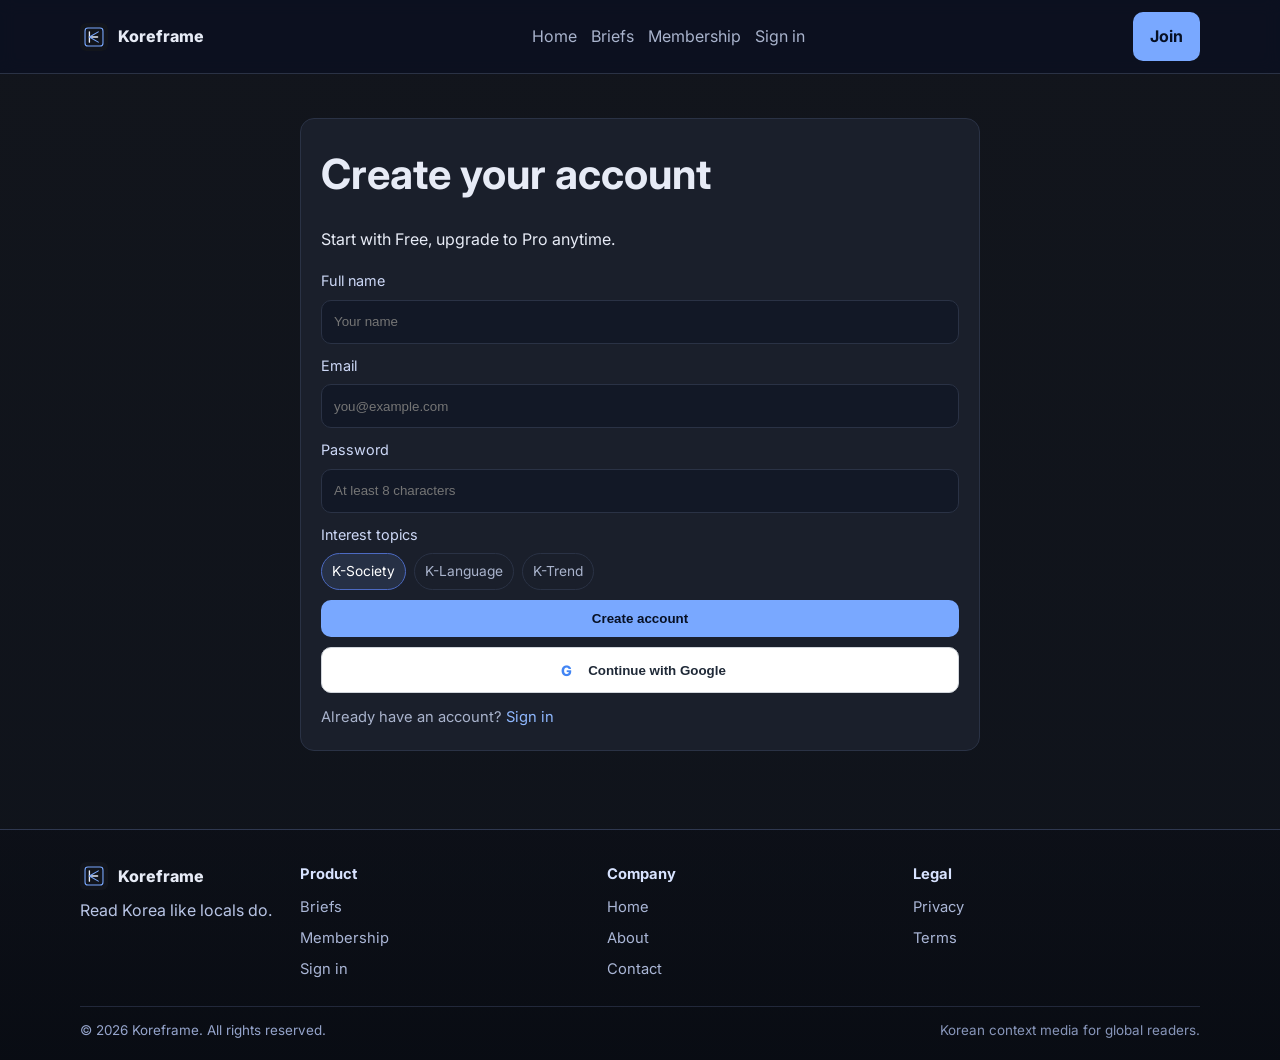
<file: join.html>
<!doctype html>
<html lang="en">
  <head>
    <meta charset="UTF-8" />
    <meta name="viewport" content="width=device-width, initial-scale=1.0" />
    <title>Koreframe — Join</title>
    <meta name="description" content="Create your Koreframe account." />
    <link rel="icon" type="image/svg+xml" href="assets/koreframe-icon.svg" />
    <link rel="preconnect" href="https://fonts.googleapis.com" />
    <link rel="preconnect" href="https://fonts.gstatic.com" crossorigin />
    <link href="https://fonts.googleapis.com/css2?family=Inter:wght@400;500;700;800&display=swap" rel="stylesheet" />
    <link rel="stylesheet" href="styles.css" />
  </head>
  <body>
    <header class="site-header">
      <div class="container nav">
        <a class="logo" href="index.html"><img src="assets/koreframe-icon.svg" alt="Koreframe icon" class="logo-icon" /> <span>Koreframe</span></a>
        <nav>
          <a href="index.html">Home</a>
          <a href="briefs.html">Briefs</a>
          <a href="membership.html">Membership</a>
          <a href="signin.html">Sign in</a>
        </nav>
        <a class="btn btn-primary" href="join.html" aria-current="page">Join</a>
      </div>
    </header>

    <main>
      <section class="section auth-wrap">
        <div class="container auth-grid join-single">
          <article class="card auth-card">
            <h1>Create your account</h1>
            <p class="sub">Start with Free, upgrade to Pro anytime.</p>

            <label>Full name</label>
            <input type="text" placeholder="Your name" />

            <label>Email</label>
            <input type="email" placeholder="you@example.com" />

            <label>Password</label>
            <input type="password" placeholder="At least 8 characters" />

            <label>Interest topics</label>
            <div class="chip-row">
              <span class="chip active">K-Society</span>
              <span class="chip">K-Language</span>
              <span class="chip">K-Trend</span>
            </div>

            <button class="btn btn-primary auth-btn">Create account</button>
            <button class="btn btn-ghost auth-btn oauth-google" aria-label="Continue with Google OAuth">
              <span class="g-icon" aria-hidden="true">G</span>
              <span>Continue with Google</span>
            </button>

            <p class="auth-note">Already have an account? <a href="signin.html">Sign in</a></p>
          </article>

          
        </div>
      </section>
    </main>

    <footer class="site-footer">
      <div class="container footer-top">
        <div class="footer-brand">
          <div class="logo footer-logo"><img src="assets/koreframe-icon.svg" alt="Koreframe icon" class="logo-icon" /> <span>Koreframe</span></div>
          <p>Read Korea like locals do.</p>
        </div>

        <div class="footer-cols">
          <div class="footer-col">
            <h4>Product</h4>
            <a href="briefs.html">Briefs</a>
            <a href="membership.html">Membership</a>
            <a href="signin.html">Sign in</a>
          </div>
          <div class="footer-col">
            <h4>Company</h4>
            <a href="index.html">Home</a>
            <a href="#">About</a>
            <a href="#">Contact</a>
          </div>
          <div class="footer-col">
            <h4>Legal</h4>
            <a href="#">Privacy</a>
            <a href="#">Terms</a>
          </div>
        </div>
      </div>
      <div class="container footer-bottom">
        <span>© 2026 Koreframe. All rights reserved.</span>
        <span class="footer-note">Korean context media for global readers.</span>
      </div>
    </footer>
  </body>
</html>
</file>
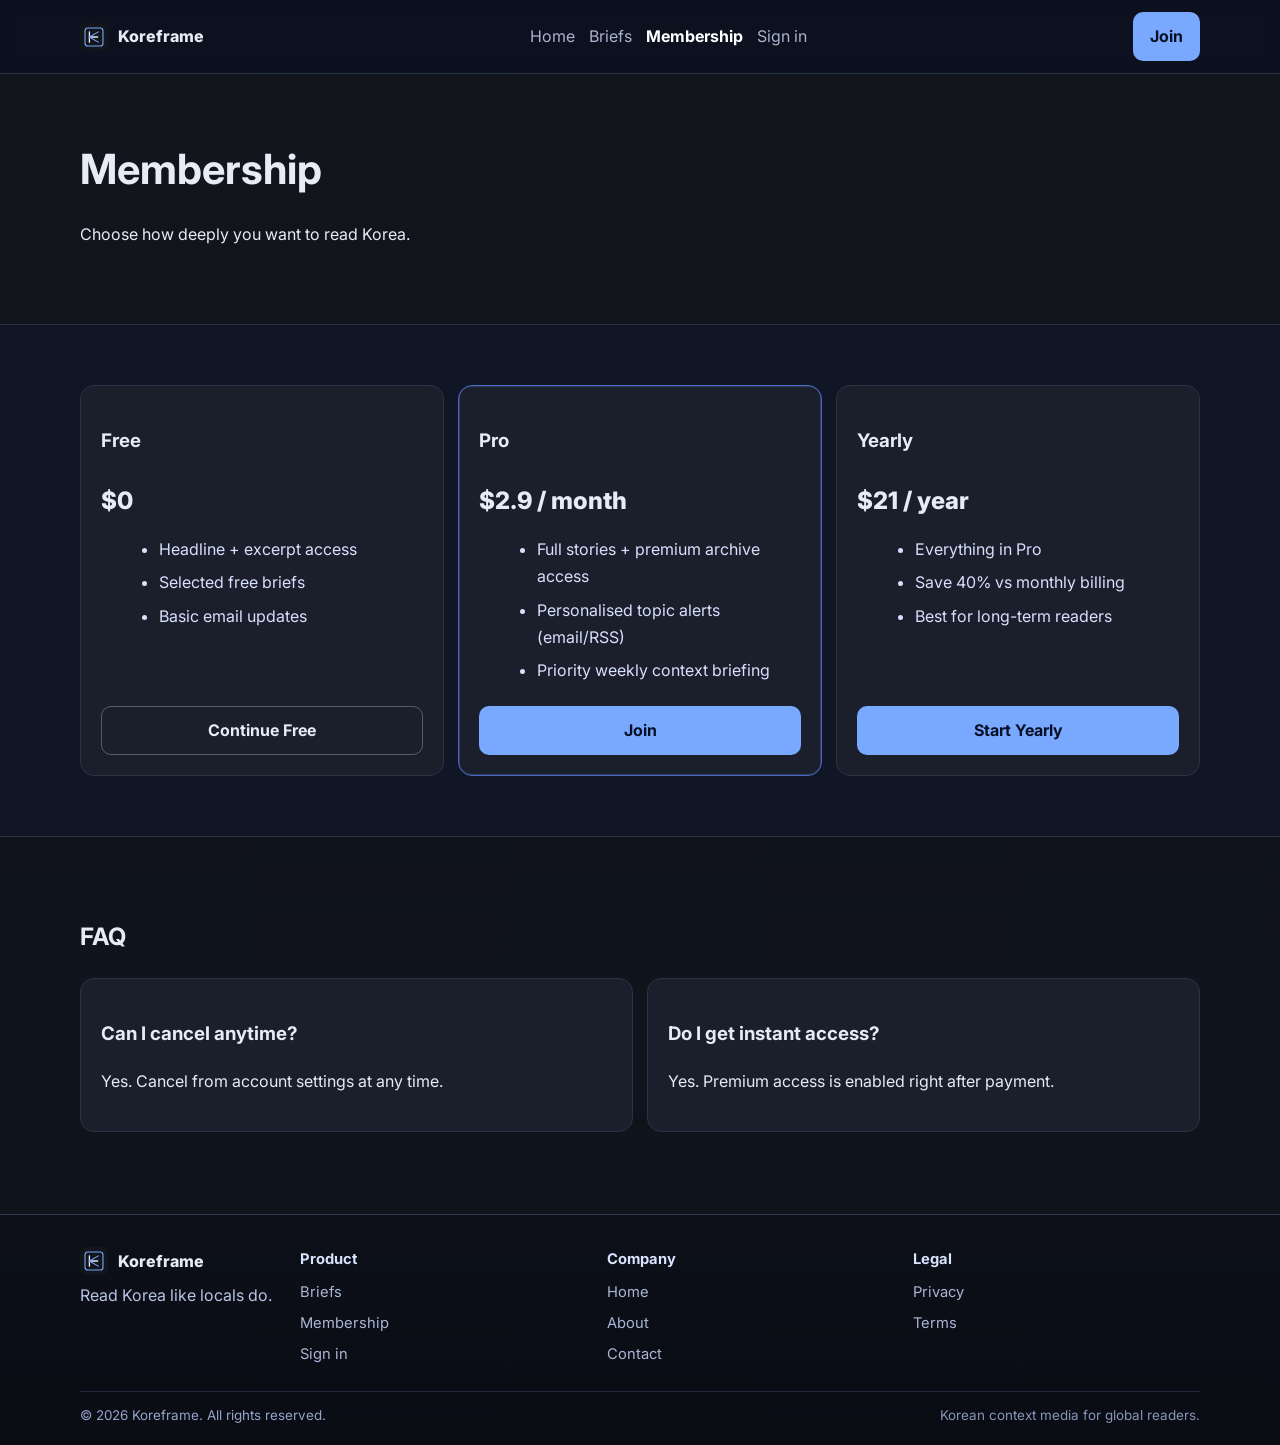
<file: membership.html>
<!doctype html>
<html lang="en">
  <head>
    <meta charset="UTF-8" />
    <meta name="viewport" content="width=device-width, initial-scale=1.0" />
    <title>Koreframe — Membership</title>
    <meta name="description" content="Membership plans and benefits for Koreframe." />
    <link rel="icon" type="image/svg+xml" href="assets/koreframe-icon.svg" />
    <link rel="preconnect" href="https://fonts.googleapis.com" />
    <link rel="preconnect" href="https://fonts.gstatic.com" crossorigin />
    <link href="https://fonts.googleapis.com/css2?family=Inter:wght@400;500;700;800&display=swap" rel="stylesheet" />
    <link rel="stylesheet" href="styles.css" />
  </head>
  <body>
    <header class="site-header">
      <div class="container nav">
        <a class="logo" href="index.html"><img src="assets/koreframe-icon.svg" alt="Koreframe icon" class="logo-icon" /> <span>Koreframe</span></a>
        <nav>
          <a href="index.html">Home</a>
          <a href="briefs.html">Briefs</a>
          <a href="membership.html" aria-current="page">Membership</a>
          <a href="#">Sign in</a>
        </nav>
        <a class="btn btn-primary" href="#">Join</a>
      </div>
    </header>

    <main>
      <section class="section">
        <div class="container">
          <h1>Membership</h1>
          <p class="sub">Choose how deeply you want to read Korea.</p>
        </div>
      </section>

      <section class="section alt">
        <div class="container pricing-grid">
          <article class="card plan-card">
            <h3>Free</h3>
            <p class="plan-price">$0</p>
            <ul class="plan-list">
              <li>Headline + excerpt access</li>
              <li>Selected free briefs</li>
              <li>Basic email updates</li>
            </ul>
            <a class="btn btn-ghost" href="briefs.html">Continue Free</a>
          </article>

          <article class="card plan-card featured">
            <h3>Pro</h3>
            <p class="plan-price">$2.9 / month</p>
            <ul class="plan-list">
              <li>Full stories + premium archive access</li>
              <li>Personalised topic alerts (email/RSS)</li>
              <li>Priority weekly context briefing</li>
            </ul>
            <a class="btn btn-primary" href="#">Join</a>
          </article>

          <article class="card plan-card">
            <h3>Yearly</h3>
            <p class="plan-price">$21 / year</p>
            <ul class="plan-list">
              <li>Everything in Pro</li>
              <li>Save 40% vs monthly billing</li>
              <li>Best for long-term readers</li>
            </ul>
            <a class="btn btn-primary" href="#">Start Yearly</a>
          </article>
        </div>
      </section>

      <section class="section">
        <div class="container">
          <h2>FAQ</h2>
          <div class="grid-2">
            <article class="card"><h3>Can I cancel anytime?</h3><p>Yes. Cancel from account settings at any time.</p></article>
            <article class="card"><h3>Do I get instant access?</h3><p>Yes. Premium access is enabled right after payment.</p></article>
          </div>
        </div>
      </section>
    </main>
        <footer class="site-footer">
      <div class="container footer-top">
        <div class="footer-brand">
          <div class="logo footer-logo"><img src="assets/koreframe-icon.svg" alt="Koreframe icon" class="logo-icon" /> <span>Koreframe</span></div>
          <p>Read Korea like locals do.</p>
        </div>

        <div class="footer-cols">
          <div class="footer-col">
            <h4>Product</h4>
            <a href="briefs.html">Briefs</a>
            <a href="membership.html">Membership</a>
            <a href="#">Sign in</a>
          </div>
          <div class="footer-col">
            <h4>Company</h4>
            <a href="index.html">Home</a>
            <a href="#">About</a>
            <a href="#">Contact</a>
          </div>
          <div class="footer-col">
            <h4>Legal</h4>
            <a href="#">Privacy</a>
            <a href="#">Terms</a>
          </div>
        </div>
      </div>
      <div class="container footer-bottom">
        <span>© 2026 Koreframe. All rights reserved.</span>
        <span class="footer-note">Korean context media for global readers.</span>
      </div>
    </footer>

  </body>
</html>
</file>
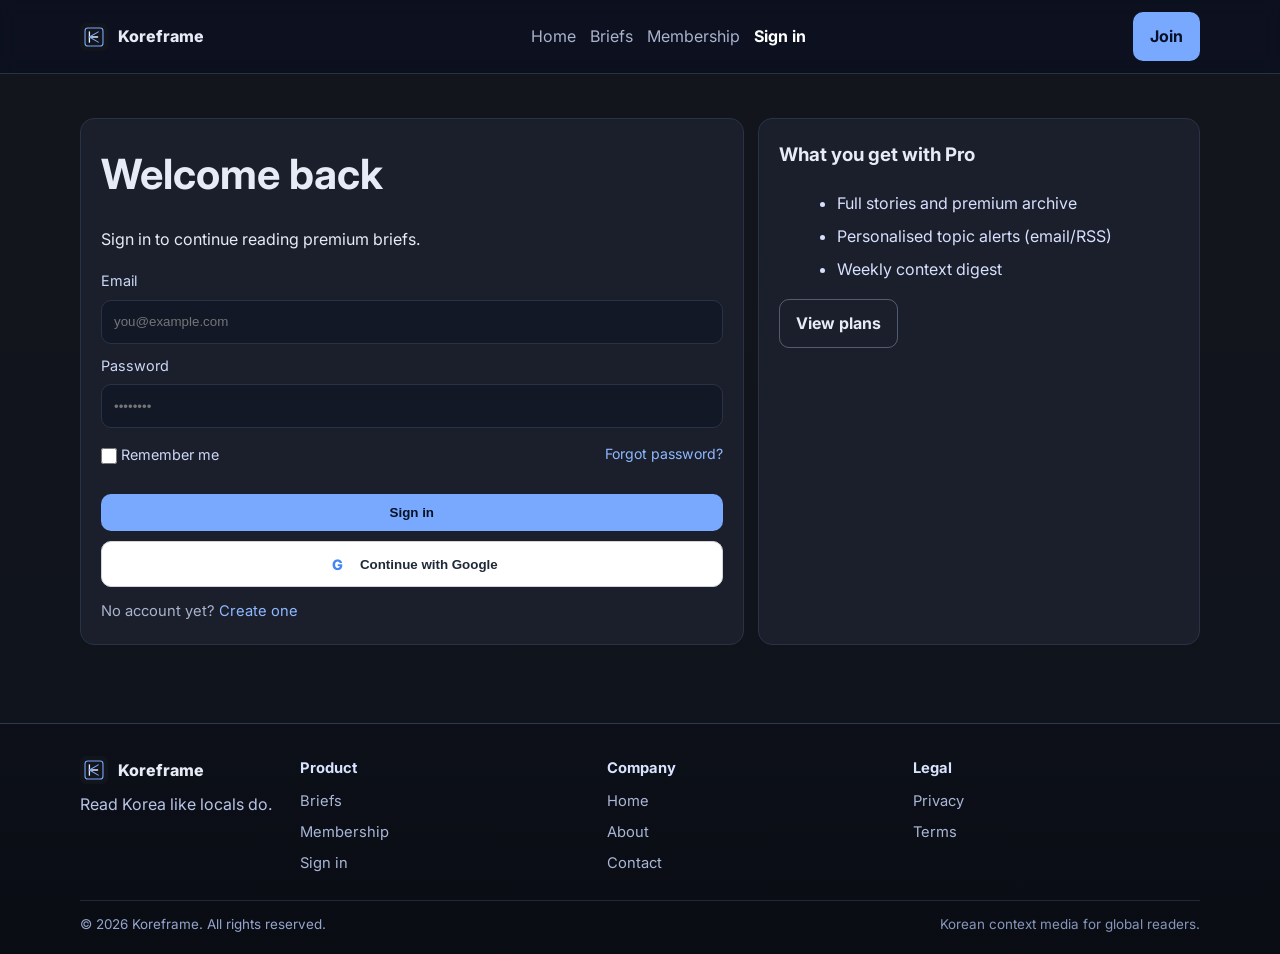
<file: signin.html>
<!doctype html>
<html lang="en">
  <head>
    <meta charset="UTF-8" />
    <meta name="viewport" content="width=device-width, initial-scale=1.0" />
    <title>Koreframe — Sign in</title>
    <meta name="description" content="Sign in to Koreframe." />
    <link rel="icon" type="image/svg+xml" href="assets/koreframe-icon.svg" />
    <link rel="preconnect" href="https://fonts.googleapis.com" />
    <link rel="preconnect" href="https://fonts.gstatic.com" crossorigin />
    <link href="https://fonts.googleapis.com/css2?family=Inter:wght@400;500;700;800&display=swap" rel="stylesheet" />
    <link rel="stylesheet" href="styles.css" />
  </head>
  <body>
    <header class="site-header">
      <div class="container nav">
        <a class="logo" href="index.html"><img src="assets/koreframe-icon.svg" alt="Koreframe icon" class="logo-icon" /> <span>Koreframe</span></a>
        <nav>
          <a href="index.html">Home</a>
          <a href="briefs.html">Briefs</a>
          <a href="membership.html">Membership</a>
          <a href="signin.html" aria-current="page">Sign in</a>
        </nav>
        <a class="btn btn-primary" href="join.html">Join</a>
      </div>
    </header>

    <main>
      <section class="section auth-wrap">
        <div class="container auth-grid">
          <article class="card auth-card">
            <h1>Welcome back</h1>
            <p class="sub">Sign in to continue reading premium briefs.</p>

            <label>Email</label>
            <input type="email" placeholder="you@example.com" />

            <label>Password</label>
            <input type="password" placeholder="••••••••" />

            <div class="auth-row">
              <label class="remember"><input type="checkbox" /> Remember me</label>
              <a href="#">Forgot password?</a>
            </div>

            <button class="btn btn-primary auth-btn">Sign in</button>
            <button class="btn btn-ghost auth-btn oauth-google" aria-label="Continue with Google OAuth">
              <span class="g-icon" aria-hidden="true">G</span>
              <span>Continue with Google</span>
            </button>

            <p class="auth-note">No account yet? <a href="join.html">Create one</a></p>
          </article>

          <article class="card auth-side">
            <h3>What you get with Pro</h3>
            <ul class="plan-list">
              <li>Full stories and premium archive</li>
              <li>Personalised topic alerts (email/RSS)</li>
              <li>Weekly context digest</li>
            </ul>
            <a class="btn btn-ghost" href="membership.html">View plans</a>
          </article>
        </div>
      </section>
    </main>

    <footer class="site-footer">
      <div class="container footer-top">
        <div class="footer-brand">
          <div class="logo footer-logo"><img src="assets/koreframe-icon.svg" alt="Koreframe icon" class="logo-icon" /> <span>Koreframe</span></div>
          <p>Read Korea like locals do.</p>
        </div>

        <div class="footer-cols">
          <div class="footer-col">
            <h4>Product</h4>
            <a href="briefs.html">Briefs</a>
            <a href="membership.html">Membership</a>
            <a href="signin.html">Sign in</a>
          </div>
          <div class="footer-col">
            <h4>Company</h4>
            <a href="index.html">Home</a>
            <a href="#">About</a>
            <a href="#">Contact</a>
          </div>
          <div class="footer-col">
            <h4>Legal</h4>
            <a href="#">Privacy</a>
            <a href="#">Terms</a>
          </div>
        </div>
      </div>
      <div class="container footer-bottom">
        <span>© 2026 Koreframe. All rights reserved.</span>
        <span class="footer-note">Korean context media for global readers.</span>
      </div>
    </footer>
  </body>
</html>
</file>
<file: styles.css>
:root { --bg:#12151c; --surface:#1a1f2b; --text:#e7ebf6; --muted:#a9b3cc; --primary:#79a8ff; --border:#2a3245; }
*{box-sizing:border-box}
body{margin:0;font-family:Inter,system-ui,sans-serif;color:var(--text);background:linear-gradient(180deg,var(--bg),#0f131b);line-height:1.7}
.container{width:min(1120px,92%);margin:0 auto}
.site-header{position:sticky;top:0;background:rgba(11,16,32,.78);backdrop-filter:blur(8px);border-bottom:1px solid var(--border);z-index:10}
.nav{display:flex;justify-content:space-between;align-items:center;padding:12px 0;gap:16px}
.logo{font-weight:800;display:flex;align-items:center;gap:10px}.logo-icon{width:28px;height:28px;display:block}
nav{display:flex;gap:14px}nav a{text-decoration:none;color:var(--muted)}nav a:hover{color:#fff}

.btn{display:inline-flex;align-items:center;justify-content:center;padding:10px 16px;border-radius:10px;text-decoration:none;border:1px solid transparent;font-weight:700}
.btn-primary{background:var(--primary);color:#071024}.btn-ghost{border-color:rgba(206,220,255,.32);color:var(--text)}

.section{padding:60px 0}.section.alt{background:rgba(17,24,49,.55);border-top:1px solid var(--border);border-bottom:1px solid var(--border)}
.grid-3,.grid-2{display:grid;gap:14px}.grid-3{grid-template-columns:repeat(3,1fr)}.grid-2{grid-template-columns:repeat(2,1fr)}
.card,.post-card{background:var(--surface);border:1px solid var(--border);border-radius:14px;padding:20px}
.post-card .tag{display:inline-block;background:#273767;color:#d5ddff;border-radius:999px;padding:2px 10px;font-size:.8rem;margin-bottom:8px}
.post-card a,.section-link a{color:#8fb8ff;text-decoration:none;font-weight:700}
.post-card.premium{border-color:#3a56a8}
.section-link{margin:14px 0 0}.section-link.small{font-size:.95rem}

.paywall-inner{text-align:center;background:linear-gradient(145deg,#192752,#111a37);border:1px solid #36509e;border-radius:18px;padding:24px 18px;max-width:860px;margin:0 auto}
.price{font-size:1.8rem;font-weight:800;margin:4px 0 10px}
.plans p{margin:6px 0;color:#d7e1ff}

/* hero visual */
.hero-visual{position:relative;border-bottom:1px solid var(--border)}
.hero-carousel{position:relative;overflow:hidden;min-height:clamp(520px,78vh,760px);background:#0f131b}
.slides-track{display:flex;width:100%;transform:translateX(0)}
.hero-carousel.ready .slides-track{transition:transform 700ms cubic-bezier(.22,.61,.36,1)}
.slide{flex:0 0 100%;width:100%;position:relative}
.slide img{width:100%;height:clamp(520px,78vh,760px);object-fit:cover;display:block}
.hero-overlay{position:absolute;inset:0;background:linear-gradient(180deg,rgba(7,10,17,.28) 0%, rgba(7,10,17,.45) 38%, rgba(7,10,17,.76) 100%),linear-gradient(90deg,rgba(7,10,17,.62) 0%, rgba(7,10,17,.25) 55%, rgba(7,10,17,.45) 100%);pointer-events:none}
.hero-content{position:absolute;left:0;right:0;bottom:clamp(30px,8vh,76px);z-index:2;max-width:860px}
.eyebrow{margin:0 0 8px;color:#cbd7ff;font-weight:600}
.hero-content h1{font-size:clamp(2.1rem,5.6vw,4rem);margin:0 0 12px;line-height:1.08;color:#f4f7ff;text-shadow:0 8px 28px rgba(0,0,0,.45)}
.hero-content .sub{margin:0;max-width:760px;color:#e2e8ff;font-size:clamp(1rem,1.65vw,1.2rem);text-shadow:0 6px 18px rgba(0,0,0,.4)}
.cta-group{margin-top:18px;display:flex;gap:10px;flex-wrap:wrap}
.micro-proof{margin-top:10px;color:#c9d5fa;font-size:.92rem}

.carousel-btn{position:absolute;top:50%;transform:translateY(-50%);border:1px solid rgba(255,255,255,.3);background:rgba(10,15,25,.55);color:#fff;width:44px;height:44px;border-radius:999px;cursor:pointer;font-size:1.5rem;line-height:1;z-index:3}
.carousel-btn:hover{background:rgba(10,15,25,.85)}.carousel-btn.prev{left:14px}.carousel-btn.next{right:14px}
.dots{position:absolute;left:50%;bottom:14px;transform:translateX(-50%);display:flex;gap:8px;z-index:3}
.dot{width:8px;height:8px;border-radius:999px;border:0;background:rgba(255,255,255,.5);cursor:pointer}.dot.active{background:#79a8ff}

/* article pages */
.article-mode{background:linear-gradient(180deg,var(--bg),#0f131b);color:var(--text);font-family:'Noto Sans KR',Inter,sans-serif}
.article-mode .site-header{background:rgba(18,21,28,.86);border-bottom:1px solid var(--border)}
.article-mode nav a{color:var(--muted)}.article-page{padding:30px 0 70px}.article-container{width:min(760px,92%);margin:0 auto}
.article-title{font-size:clamp(1.55rem,3.4vw,2.25rem);line-height:1.35;color:var(--text);margin:8px 0 18px}
.article-meta-top{display:flex;gap:12px;align-items:center}.author-avatar{width:44px;height:44px;border-radius:999px;background:#2a2a2a;display:flex;align-items:center;justify-content:center;font-weight:700}
.author-date{color:var(--muted);font-size:.92rem}.tag-row{display:flex;flex-wrap:wrap;gap:8px;margin:10px 0 26px}.tag-row span{border:1px solid var(--border);color:#9bb8ff;padding:4px 8px;border-radius:7px;font-size:.84rem;background:rgba(255,255,255,.01)}
.story-body p{font-size:1.12rem;color:#cfd6ea}.story-body .lead{font-size:1.28rem;font-weight:700;color:var(--text)}.story-body h2{color:#f5a46a;font-size:1.8rem}.inline-emoji{font-size:2rem}
.article-image{width:100%;border:1px solid var(--border);border-radius:8px}
.fade{height:240px;background:linear-gradient(180deg,rgba(18,21,28,0),rgba(186,193,210,.72));border-radius:0 0 10px 10px}
.paywall-box{text-align:center;margin-top:-190px}.btn-pay{width:min(320px,86%);height:52px;border-radius:9px;border:0;font-weight:800}.membership-copy{margin:12px 0 14px;color:#7ecaff;font-weight:800;line-height:1.7}.membership-copy.top{margin-top:0}.btn-pay.primary{background:#060606;color:#fff;width:min(280px,86%)}

@media (max-width:980px){
  .brief-slide{flex:0 0 min(100%, 760px);min-width:0;padding:0}
}

@media (max-width:860px){
  nav{display:none}
  .grid-3,.grid-2{grid-template-columns:1fr}
  .hero-carousel{min-height:64vh}
  .slide img{height:64vh}
  .hero-content{bottom:26px}
  .hero-content h1{font-size:clamp(1.8rem,8vw,2.6rem)}
}


h1 { margin: 0 0 10px; font-size: clamp(1.8rem, 4vw, 2.6rem); }
.logo { text-decoration: none; color: var(--text); }
nav a[aria-current="page"] { color: #fff; font-weight: 700; }
.chip-row { display:flex; gap:8px; flex-wrap:wrap; }
.chip { padding:6px 10px; border-radius:999px; border:1px solid var(--border); color: var(--muted); font-size:.86rem; }
.chip.active { color:#fff; border-color:#4c6ac2; background:rgba(121,168,255,.12); }
.pricing-grid { display:grid; gap:14px; grid-template-columns: repeat(3, minmax(0,1fr)); }
.plan-card .plan-price { font-size:1.5rem; font-weight:800; margin:6px 0 8px; }
.plan-list { margin:0 0 16px 18px; color:#d8e0ff; }
.plan-list li { margin:6px 0; }
.plan-card.featured { border-color:#4c6ac2; box-shadow:0 0 0 1px rgba(121,168,255,.2) inset; }
@media (max-width:980px){
  .brief-slide{flex:0 0 min(100%, 760px);min-width:0;padding:0}
}

@media (max-width:860px){ .pricing-grid{ grid-template-columns:1fr; } }


.brief-thumb{width:100%;height:160px;object-fit:cover;border-radius:10px;border:1px solid var(--border);margin:0 0 12px;display:block}


.site-footer{border-top:1px solid var(--border);padding:24px 0 30px;background:rgba(9,12,19,.35)}
.footer-inner{display:flex;justify-content:space-between;gap:16px;align-items:flex-start}
.footer-inner p{margin:4px 0 0;color:var(--muted)}
.footer-links{display:flex;flex-wrap:wrap;gap:12px}
.footer-links a{text-decoration:none;color:var(--muted)}
.footer-links a:hover{color:#fff}
@media (max-width:980px){
  .brief-slide{flex:0 0 min(100%, 760px);min-width:0;padding:0}
}

@media (max-width:860px){.footer-inner{flex-direction:column}}


.pricing-cta-stack{display:flex;flex-direction:column;align-items:center;gap:12px;margin-top:10px}
.annual-highlight{
  width:min(640px, 92%);
  display:flex;
  align-items:center;
  justify-content:space-between;
  gap:14px;
  padding:12px 14px;
  border-radius:12px;
  border:1px solid #4f6ec8;
  background:linear-gradient(145deg, rgba(121,168,255,.16), rgba(121,168,255,.08));
}
.annual-badge{
  font-size:.72rem;
  font-weight:800;
  letter-spacing:.5px;
  color:#0d1f4e;
  background:#9ec0ff;
  padding:4px 8px;
  border-radius:999px;
  white-space:nowrap;
}
.annual-text{display:flex;flex-direction:column;align-items:flex-start;line-height:1.3;color:#e8efff;flex:1}
.annual-text strong{font-size:1.02rem}
.annual-text span{font-size:.88rem;color:#c6d7ff}
.annual-btn{white-space:nowrap;border-color:#7ea6ff;background:rgba(12,24,58,.28)}
@media (max-width:980px){
  .brief-slide{flex:0 0 min(100%, 760px);min-width:0;padding:0}
}

@media (max-width:860px){
  .annual-highlight{flex-direction:column;align-items:flex-start}
  .annual-btn{width:100%}
}


/* membership plan card button alignment */
.plan-card{display:flex;flex-direction:column}
.plan-list{flex:1}
.plan-card .btn{width:100%;justify-content:center;display:flex;margin-top:auto;text-align:center}


/* Enhanced footer */
.site-footer{
  border-top: 1px solid #2f3850;
  padding: 32px 0 18px;
  background: linear-gradient(180deg, rgba(10,13,21,.55), rgba(8,11,18,.85));
  margin-top: 22px;
}
.footer-top{
  display:flex;
  justify-content:space-between;
  gap:28px;
  align-items:flex-start;
  padding-bottom:18px;
}
.footer-brand{max-width:360px}
.footer-logo{margin-bottom:8px}
.footer-brand p{margin:0;color:#b8c4e5;line-height:1.55}
.footer-cols{display:grid;grid-template-columns:repeat(3,minmax(120px,1fr));gap:20px;flex:1}
.footer-col h4{margin:0 0 8px;font-size:.92rem;color:#d8e3ff}
.footer-col a{display:block;text-decoration:none;color:#aab6d6;margin:6px 0;font-size:.92rem}
.footer-col a:hover{color:#fff}
.footer-bottom{
  border-top:1px solid rgba(129,152,208,.2);
  padding-top:12px;
  display:flex;
  justify-content:space-between;
  gap:10px;
  color:#95a4cb;
  font-size:.84rem;
}
.footer-note{opacity:.9}

@media (max-width:980px){
  .brief-slide{flex:0 0 min(100%, 760px);min-width:0;padding:0}
}

@media (max-width:860px){
  .footer-top{flex-direction:column}
  .footer-cols{grid-template-columns:repeat(2,minmax(120px,1fr));width:100%}
  .footer-bottom{flex-direction:column}
}


/* auth pages */
.auth-wrap{padding-top:44px;padding-bottom:56px}
.auth-grid{display:grid;grid-template-columns:1.2fr .8fr;gap:14px}
.auth-card label{display:block;font-size:.9rem;color:#cdd8f7;margin:10px 0 6px}
.auth-card input{width:100%;height:44px;border-radius:10px;border:1px solid var(--border);background:#121826;color:#e7ebf6;padding:0 12px;outline:none}
.auth-card input:focus{border-color:#5f86df;box-shadow:0 0 0 3px rgba(121,168,255,.15)}
.auth-row{display:flex;justify-content:space-between;align-items:center;margin:10px 0 14px;font-size:.88rem;color:var(--muted)}
.remember{display:flex;gap:8px;align-items:center;line-height:1}
.auth-btn{width:100%;margin-top:10px}
.auth-note{margin:12px 0 0;color:var(--muted);font-size:.92rem}
.auth-note a,.auth-row a{color:#8fb8ff;text-decoration:none}
.auth-side h3{margin-top:0}
.featured-side{border-color:#4c6ac2;background:linear-gradient(145deg, rgba(121,168,255,.12), rgba(121,168,255,.04))}
@media (max-width:960px){.auth-grid{grid-template-columns:1fr}}

.oauth-google{display:flex;align-items:center;justify-content:center;gap:10px}
.g-icon{display:inline-flex;align-items:center;justify-content:center;width:24px;height:24px;border-radius:999px;background:#fff;color:#4285F4;font-weight:800;font-family:Inter,system-ui,sans-serif;font-size:.9rem}

.join-single{grid-template-columns:minmax(0,680px);justify-content:center}

.remember input{width:16px;height:16px;margin:0;accent-color:#79a8ff;vertical-align:middle}

.oauth-google{background:#ffffff;color:#1f2937;border-color:#d1d5db}
.oauth-google:hover{background:#f3f4f6}
.oauth-google span:last-child{color:#1f2937;font-weight:600}


/* latest briefs carousel */
.briefs-carousel{position:relative;overflow:hidden;border-radius:14px;padding-bottom:0}
.briefs-track{display:flex;gap:24px;width:max-content;transform:translateX(0);overflow:visible;border-radius:14px;padding:0 2px}
.briefs-carousel.ready .briefs-track{transition:transform 620ms cubic-bezier(.22,.61,.36,1)}
.brief-slide{flex:0 0 calc((100vw - 120px - 24px)/2);max-width:620px;min-width:420px;padding:0;margin:0}
#briefs .carousel-btn{width:38px;height:38px;top:42%}
#briefs .dots{position:static;left:auto;bottom:auto;transform:none;justify-content:center;margin-top:10px}

.container-wide{width:min(1440px,96%)}

#briefs .carousel-btn.prev{left:6px}
#briefs .carousel-btn.next{right:6px}

/* fix: keep inner spacing inside latest brief cards */
#briefs .brief-slide{padding:20px !important;box-sizing:border-box}
@media (max-width:980px){
  #briefs .brief-slide{flex:0 0 min(100%,760px);min-width:0;padding:20px !important}
}
</file>
